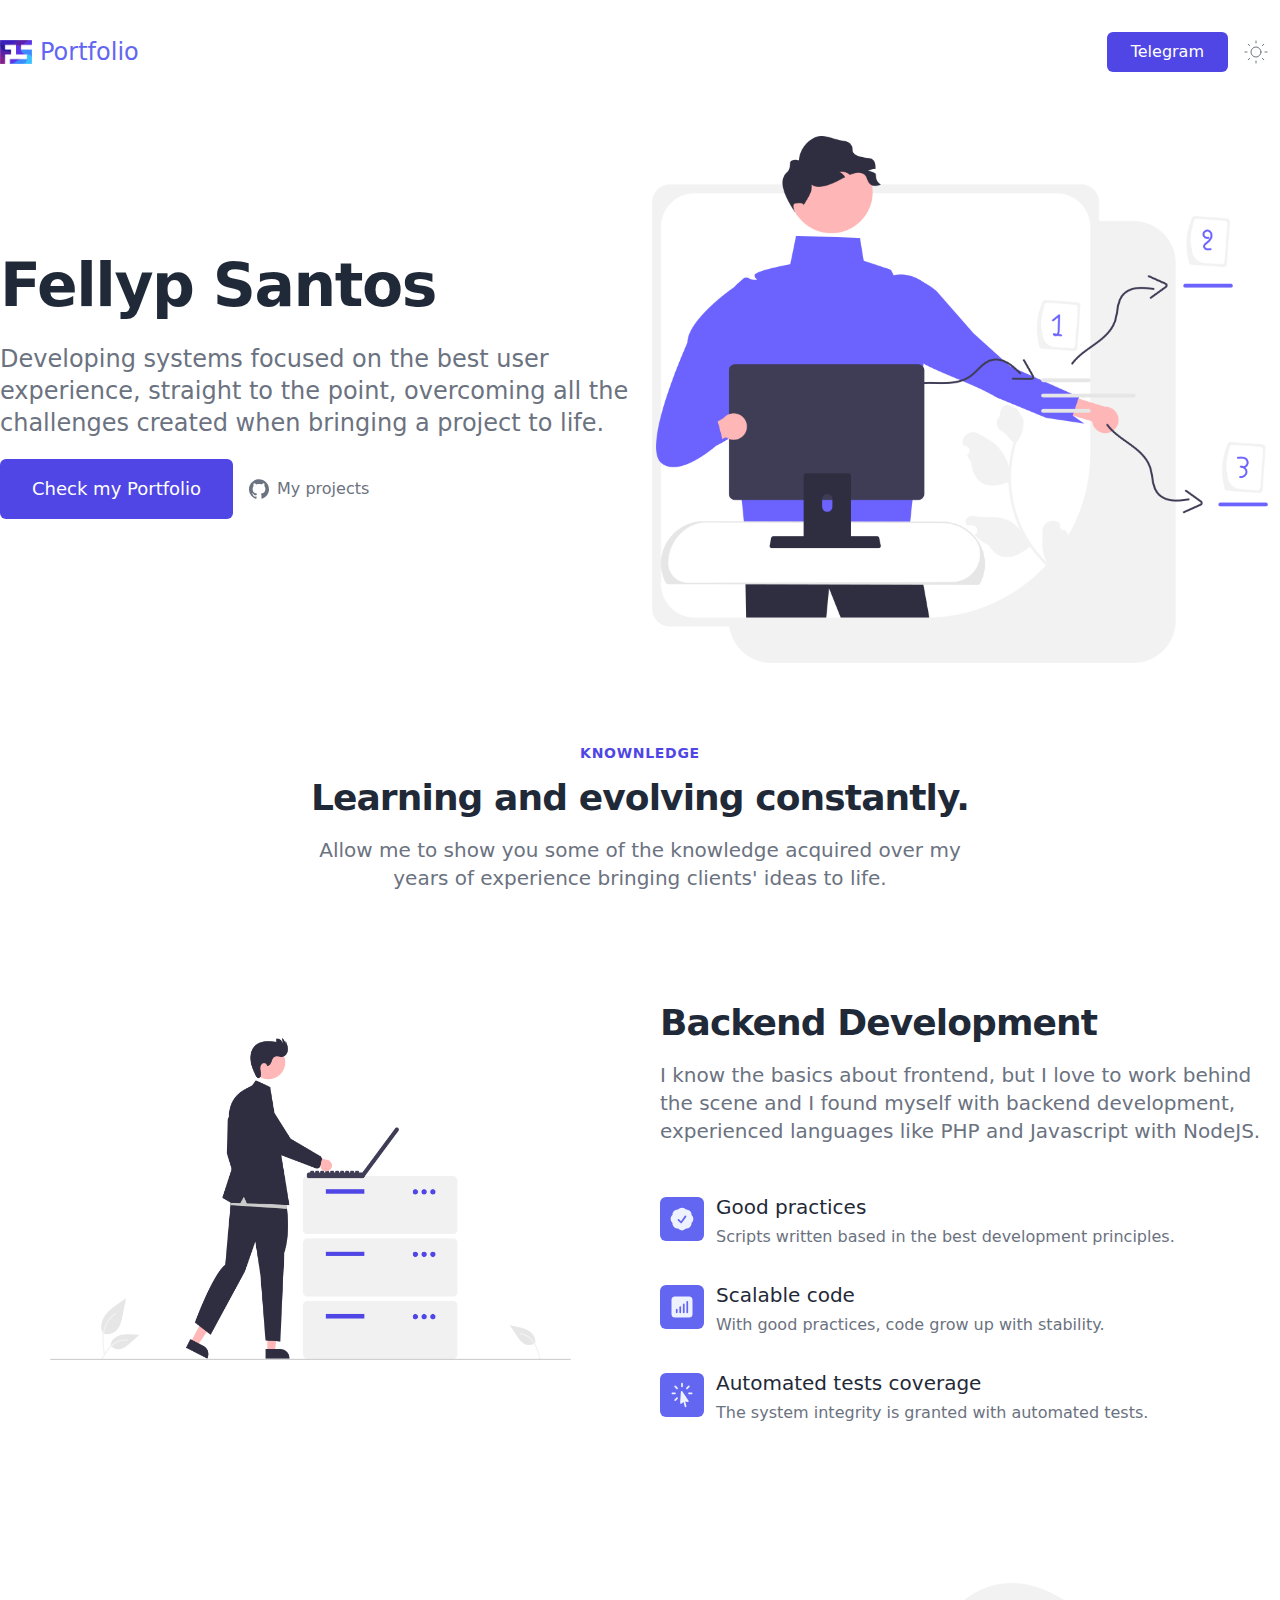
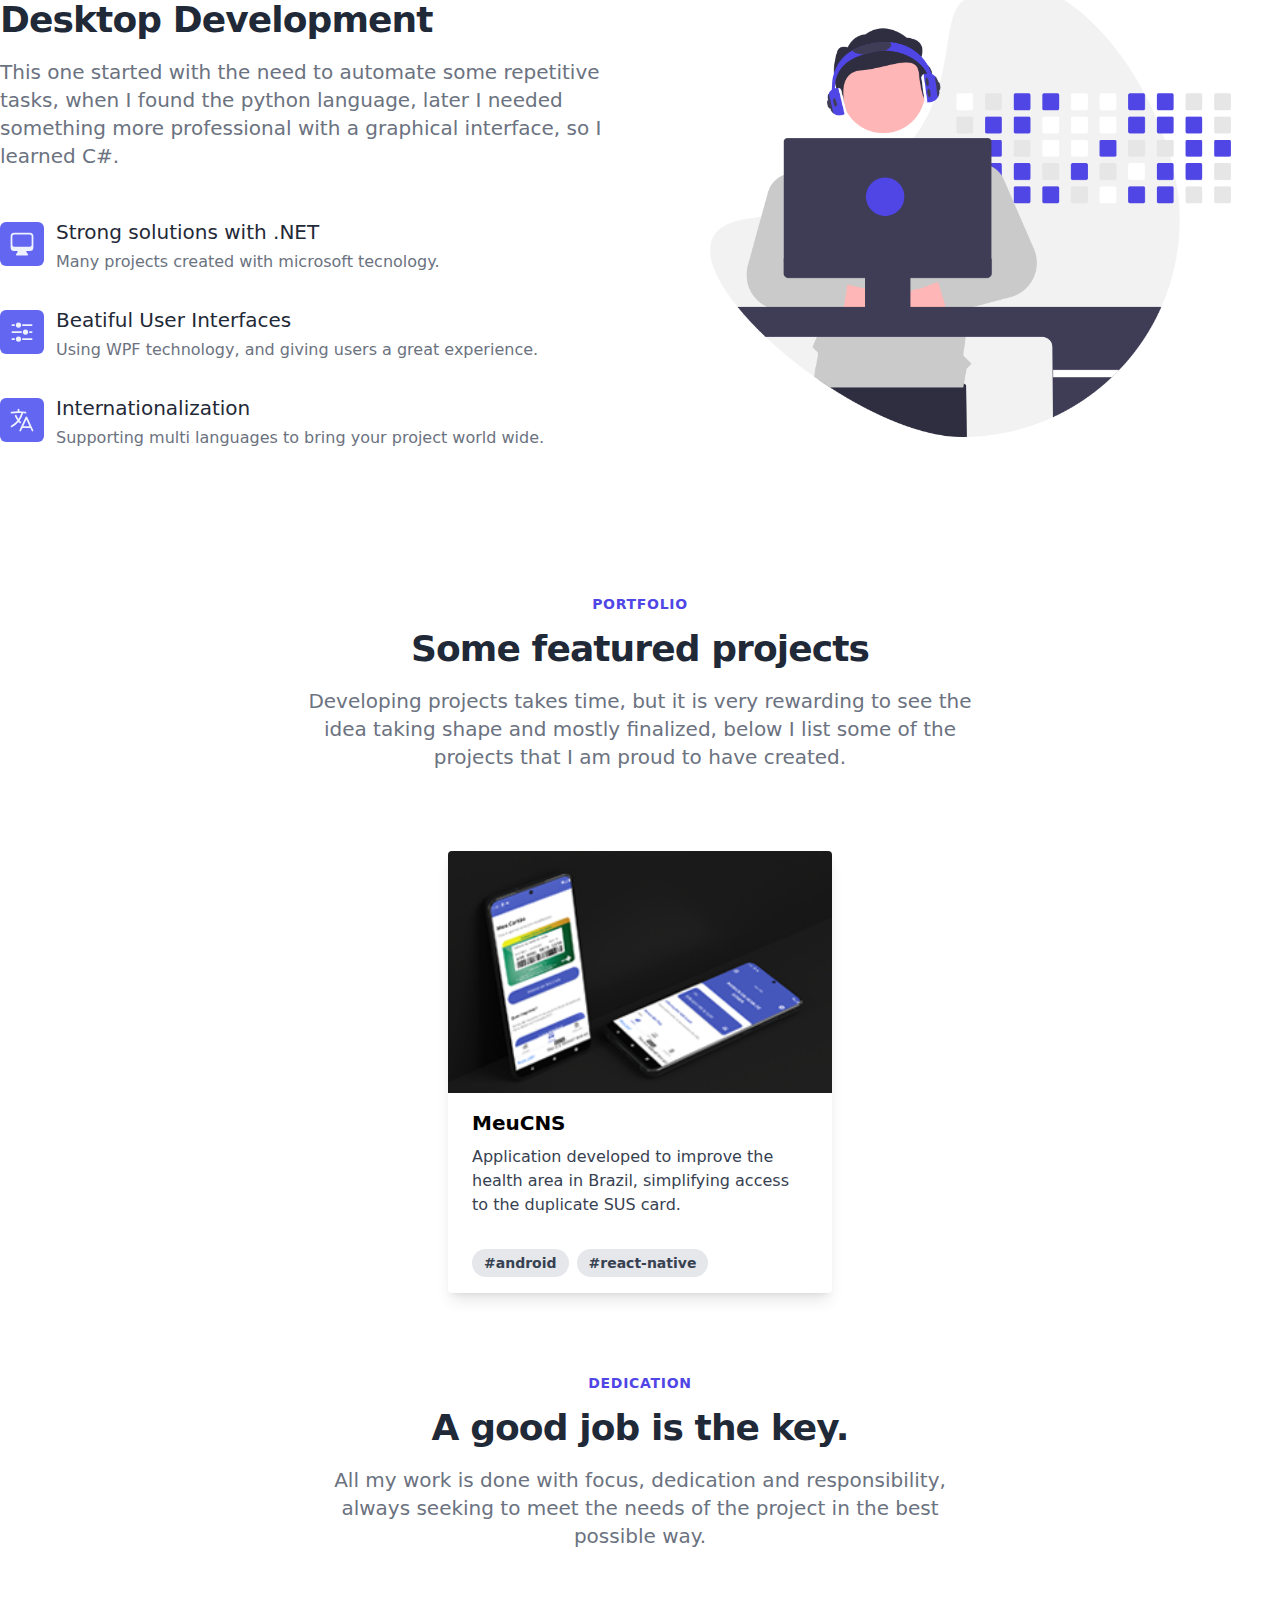
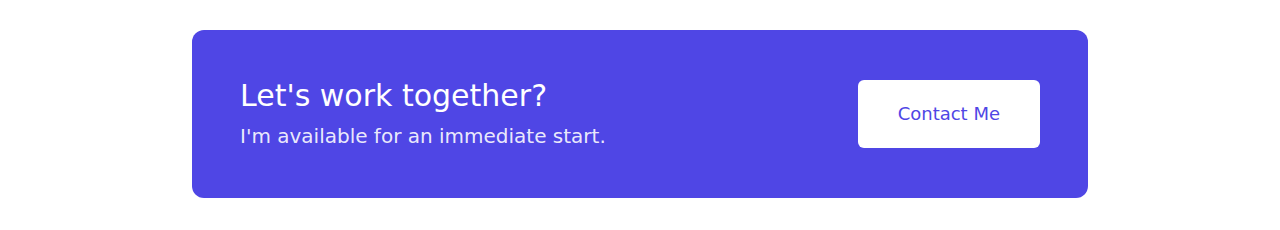
<file: index.html>
<!DOCTYPE html>
<html>
  <head>
    <meta charset="utf-8" />
    <meta name="viewport" content="width=device-width" />
    <title>Fellyp Santos - Portfolio</title>
    <meta
      name="description"
      content="Here you can know a bit more about me and my work."
    />
    <link rel="icon" href="/favicon.ico" />
    <meta name="next-head-count" content="5" />
    <a
      rel="stylesheet"
      href="https://fonts.googleapis.com/css2?family=Inter:wght@400..700&amp;display=swap"
    ></a>
    <link
      rel="preload"
      href="/assets/static/css/da33a372baebf281.css"
      as="style"
    />
    <link
      rel="stylesheet"
      href="/assets/static/css/da33a372baebf281.css"
      data-n-g=""
    />
    <link
      rel="preload"
      href="/assets/static/css/0f9f4fd29e0d7902.css"
      as="style"
    />
    <link
      rel="stylesheet"
      href="/assets/static/css/0f9f4fd29e0d7902.css"
      data-n-p=""
    />
    <noscript data-n-css=""></noscript>
    <script
      defer=""
      nomodule=""
      src="/assets/static/chunks/polyfills-c67a75d1b6f99dc8.js"
    ></script>
    <script
      src="/assets/static/chunks/webpack-8fa1640cc84ba8fe.js"
      defer=""
    ></script>
    <script
      src="/assets/static/chunks/framework-2c79e2a64abdb08b.js"
      defer=""
    ></script>
    <script
      src="/assets/static/chunks/main-e9e843a2602bc4fa.js"
      defer=""
    ></script>
    <script
      src="/assets/static/chunks/pages/app-776b25bc88d0ca61.js"
      defer=""
    ></script>
    <script
      src="/assets/static/chunks/453-fd9187c66fff7831.js"
      defer=""
    ></script>
    <script
      src="/assets/static/chunks/pages/index-8b95b895c98242be.js"
      defer=""
    ></script>
    <script
      src="/assets/static/XSXtJFcBfga6L_fx5z5Ya/buildManifest.js"
      defer=""
    ></script>
    <script
      src="/assets/static/XSXtJFcBfga6L_fx5z5Ya/ssgManifest.js"
      defer=""
    ></script>
  </head>
  <body>
    <div id="__next">
      <script>
        !(function () {
          try {
            var d = document.documentElement,
              c = d.classList;
            c.remove("light", "dark");
            var e = localStorage.getItem("theme");
            if ("system" === e || (!e && true)) {
              var t = "(prefers-color-scheme: dark)",
                m = window.matchMedia(t);
              if (m.media !== t || m.matches) {
                d.style.colorScheme = "dark";
                c.add("dark");
              } else {
                d.style.colorScheme = "light";
                c.add("light");
              }
            } else if (e) {
              c.add(e || "");
            }
            if (e === "light" || e === "dark") d.style.colorScheme = e;
          } catch (e) {}
        })();
      </script>
      <div class="w-full">
        <nav
          class="container relative flex flex-wrap items-center justify-between p-8 mx-auto lg:justify-between xl:px-0"
        >
          <div
            class="flex flex-wrap items-center justify-between w-full lg:w-auto"
          >
            <a href="/"
              ><span
                class="flex items-center space-x-2 text-2xl font-medium text-indigo-500 dark:text-gray-100"
                ><span
                  ><img
                    alt="N"
                    loading="lazy"
                    width="32"
                    height="32"
                    decoding="async"
                    data-nimg="1"
                    class="w-8"
                    style="color: transparent"
                    src="/img/logo.png" /></span
                ><span>Portfolio</span></span
              ></a
            ><button
              aria-label="Toggle Menu"
              class="px-2 py-1 ml-auto text-gray-500 rounded-md lg:hidden hover:text-indigo-500 focus:text-indigo-500 focus:bg-indigo-100 focus:outline-none dark:text-gray-300 dark:focus:bg-trueGray-700"
              id="headlessui-disclosure-button-:R956:"
              type="button"
              aria-expanded="false"
              data-headlessui-state=""
            >
              <svg
                class="w-6 h-6 fill-current"
                xmlns="http://www.w3.org/2000/svg"
                viewBox="0 0 24 24"
              >
                <path
                  fill-rule="evenodd"
                  d="M4 5h16a1 1 0 0 1 0 2H4a1 1 0 1 1 0-2zm0 6h16a1 1 0 0 1 0 2H4a1 1 0 0 1 0-2zm0 6h16a1 1 0 0 1 0 2H4a1 1 0 0 1 0-2z"
                ></path>
              </svg>
            </button>
          </div>
          <div class="hidden mr-3 space-x-4 lg:flex nav__item">
            <a
              target="_blank"
              class="px-6 py-2 text-white bg-indigo-600 rounded-md md:ml-5"
              href="https://t.me/fellypsantos"
              >Telegram</a
            >
          </div>
        </nav>
      </div>
      <div class="container p-8 mx-auto xl:px-0 flex flex-wrap">
        <div class="flex items-center w-full lg:w-1/2">
          <div class="max-w-2xl mb-8">
            <h1
              class="text-4xl font-bold leading-snug tracking-tight text-gray-800 lg:text-4xl lg:leading-tight xl:text-6xl xl:leading-tight dark:text-white"
            >
              Fellyp Santos
            </h1>
            <p
              class="py-5 text-xl leading-normal text-gray-500 lg:text-xl xl:text-2xl dark:text-gray-300"
            >
              Developing systems focused on the best user experience, straight
              to the point, overcoming all the challenges created when bringing
              a project to life.
            </p>
            <div
              class="flex flex-col items-start space-y-3 sm:space-x-4 sm:space-y-0 sm:items-center sm:flex-row"
            >
              <a
                href="#portfolio"
                rel="noopener"
                class="px-8 py-4 text-lg font-medium text-center text-white bg-indigo-600 rounded-md"
                >Check my Portfolio</a
              ><a
                href="https://github.com/fellypsantos"
                target="_blank"
                rel="noopener"
                class="flex items-center space-x-2 text-gray-500 dark:text-gray-400"
                ><svg
                  role="img"
                  width="24"
                  height="24"
                  class="w-5 h-5"
                  viewBox="0 0 24 24"
                  fill="currentColor"
                  xmlns="http://www.w3.org/2000/svg"
                >
                  <title>GitHub</title>
                  <path
                    d="M12 .297c-6.63 0-12 5.373-12 12 0 5.303 3.438 9.8 8.205 11.385.6.113.82-.258.82-.577 0-.285-.01-1.04-.015-2.04-3.338.724-4.042-1.61-4.042-1.61C4.422 18.07 3.633 17.7 3.633 17.7c-1.087-.744.084-.729.084-.729 1.205.084 1.838 1.236 1.838 1.236 1.07 1.835 2.809 1.305 3.495.998.108-.776.417-1.305.76-1.605-2.665-.3-5.466-1.332-5.466-5.93 0-1.31.465-2.38 1.235-3.22-.135-.303-.54-1.523.105-3.176 0 0 1.005-.322 3.3 1.23.96-.267 1.98-.399 3-.405 1.02.006 2.04.138 3 .405 2.28-1.552 3.285-1.23 3.285-1.23.645 1.653.24 2.873.12 3.176.765.84 1.23 1.91 1.23 3.22 0 4.61-2.805 5.625-5.475 5.92.42.36.81 1.096.81 2.22 0 1.606-.015 2.896-.015 3.286 0 .315.21.69.825.57C20.565 22.092 24 17.592 24 12.297c0-6.627-5.373-12-12-12"
                  ></path></svg
                ><span> My projects</span></a
              >
            </div>
          </div>
        </div>
        <div class="flex items-center justify-center w-full lg:w-1/2">
          <div class="">
            <img
              alt="Hero Illustration"
              loading="eager"
              width="616"
              height="617"
              decoding="async"
              data-nimg="1"
              class="object-cover"
              style="
                color: transparent;
                background-size: cover;
                background-position: 50% 50%;
                background-repeat: no-repeat;
                background-image: url('data:image/svg+xml;charset=utf-8,%3Csvg xmlns=&#x27;http%3A//www.w3.org/2000/svg&#x27; viewBox=&#x27;0 0 8 7&#x27;%3E%3Cfilter id=&#x27;b&#x27; color-interpolation-filters=&#x27;sRGB&#x27;%3E%3CfeGaussianBlur stdDeviation=&#x27;1&#x27;/%3E%3C/filter%3E%3Cimage preserveAspectRatio=&#x27;none&#x27; filter=&#x27;url(%23b)&#x27; x=&#x27;0&#x27; y=&#x27;0&#x27; height=&#x27;100%25&#x27; width=&#x27;100%25&#x27; href=&#x27;[data-uri]&#x27;/%3E%3C/svg%3E');
              "
              src="/assets/static/media/hero.fb0646b0.png"
            />
          </div>
        </div>
      </div>
      <div
        class="container p-8 mx-auto xl:px-0 flex w-full flex-col mt-4 items-center justify-center text-center"
      >
        <div class="text-sm font-bold tracking-wider text-indigo-600 uppercase">
          KNOWNLEDGE
        </div>
        <h2
          class="max-w-2xl mt-3 text-3xl font-bold leading-snug tracking-tight text-gray-800 lg:leading-tight lg:text-4xl dark:text-white"
        >
          Learning and evolving constantly.
        </h2>
        <p
          class="max-w-2xl py-4 text-lg leading-normal text-gray-500 lg:text-xl xl:text-xl dark:text-gray-300"
        >
          Allow me to show you some of the knowledge acquired over my years of
          experience bringing clients&#x27; ideas to life.
        </p>
      </div>
      <div
        class="container p-8 mx-auto xl:px-0 flex flex-wrap mb-20 lg:gap-10 lg:flex-nowrap"
      >
        <div class="flex items-center justify-center w-full lg:w-1/2">
          <div>
            <img
              alt="Benefits"
              loading="lazy"
              width="521"
              height="321"
              decoding="async"
              data-nimg="1"
              class="object-cover"
              style="
                color: transparent;
                background-size: cover;
                background-position: 50% 50%;
                background-repeat: no-repeat;
                background-image: url('data:image/svg+xml;charset=utf-8,%3Csvg xmlns=&#x27;http%3A//www.w3.org/2000/svg&#x27; viewBox=&#x27;0 0 8 5&#x27;%3E%3Cfilter id=&#x27;b&#x27; color-interpolation-filters=&#x27;sRGB&#x27;%3E%3CfeGaussianBlur stdDeviation=&#x27;1&#x27;/%3E%3C/filter%3E%3Cimage preserveAspectRatio=&#x27;none&#x27; filter=&#x27;url(%23b)&#x27; x=&#x27;0&#x27; y=&#x27;0&#x27; height=&#x27;100%25&#x27; width=&#x27;100%25&#x27; href=&#x27;/assets/static/media/backend.42a9c9ca.png&#x27;/%3E%3C/svg%3E');
              "
              src="/assets/static/media/backend.42a9c9ca.png"
            />
          </div>
        </div>
        <div class="flex flex-wrap items-center w-full lg:w-1/2">
          <div>
            <div class="flex flex-col w-full mt-4">
              <h3
                class="max-w-2xl mt-3 text-3xl font-bold leading-snug tracking-tight text-gray-800 lg:leading-tight lg:text-4xl dark:text-white"
              >
                Backend Development
              </h3>
              <p
                class="max-w-2xl py-4 text-lg leading-normal text-gray-500 lg:text-xl xl:text-xl dark:text-gray-300"
              >
                I know the basics about frontend, but I love to work behind the
                scene and I found myself with backend development, experienced
                languages like PHP and Javascript with NodeJS.
              </p>
            </div>
            <div class="w-full mt-5">
              <div class="flex items-start mt-8 space-x-3">
                <div
                  class="flex items-center justify-center flex-shrink-0 mt-1 bg-indigo-500 rounded-md w-11 h-11"
                >
                  <svg
                    xmlns="http://www.w3.org/2000/svg"
                    viewBox="0 0 24 24"
                    fill="currentColor"
                    aria-hidden="true"
                    class="w-7 h-7 text-indigo-50"
                  >
                    <path
                      fill-rule="evenodd"
                      d="M8.603 3.799A4.49 4.49 0 0112 2.25c1.357 0 2.573.6 3.397 1.549a4.49 4.49 0 013.498 1.307 4.491 4.491 0 011.307 3.497A4.49 4.49 0 0121.75 12a4.49 4.49 0 01-1.549 3.397 4.491 4.491 0 01-1.307 3.497 4.491 4.491 0 01-3.497 1.307A4.49 4.49 0 0112 21.75a4.49 4.49 0 01-3.397-1.549 4.49 4.49 0 01-3.498-1.306 4.491 4.491 0 01-1.307-3.498A4.49 4.49 0 012.25 12c0-1.357.6-2.573 1.549-3.397a4.49 4.49 0 011.307-3.497 4.49 4.49 0 013.497-1.307zm7.007 6.387a.75.75 0 10-1.22-.872l-3.236 4.53L9.53 12.22a.75.75 0 00-1.06 1.06l2.25 2.25a.75.75 0 001.14-.094l3.75-5.25z"
                      clip-rule="evenodd"
                    ></path>
                  </svg>
                </div>
                <div>
                  <h4
                    class="text-xl font-medium text-gray-800 dark:text-gray-200"
                  >
                    Good practices
                  </h4>
                  <p class="mt-1 text-gray-500 dark:text-gray-400">
                    Scripts written based in the best development principles.
                  </p>
                </div>
              </div>
              <div class="flex items-start mt-8 space-x-3">
                <div
                  class="flex items-center justify-center flex-shrink-0 mt-1 bg-indigo-500 rounded-md w-11 h-11"
                >
                  <svg
                    xmlns="http://www.w3.org/2000/svg"
                    viewBox="0 0 24 24"
                    fill="currentColor"
                    aria-hidden="true"
                    class="w-7 h-7 text-indigo-50"
                  >
                    <path
                      fill-rule="evenodd"
                      d="M3 6a3 3 0 013-3h12a3 3 0 013 3v12a3 3 0 01-3 3H6a3 3 0 01-3-3V6zm4.5 7.5a.75.75 0 01.75.75v2.25a.75.75 0 01-1.5 0v-2.25a.75.75 0 01.75-.75zm3.75-1.5a.75.75 0 00-1.5 0v4.5a.75.75 0 001.5 0V12zm2.25-3a.75.75 0 01.75.75v6.75a.75.75 0 01-1.5 0V9.75A.75.75 0 0113.5 9zm3.75-1.5a.75.75 0 00-1.5 0v9a.75.75 0 001.5 0v-9z"
                      clip-rule="evenodd"
                    ></path>
                  </svg>
                </div>
                <div>
                  <h4
                    class="text-xl font-medium text-gray-800 dark:text-gray-200"
                  >
                    Scalable code
                  </h4>
                  <p class="mt-1 text-gray-500 dark:text-gray-400">
                    With good practices, code grow up with stability.
                  </p>
                </div>
              </div>
              <div class="flex items-start mt-8 space-x-3">
                <div
                  class="flex items-center justify-center flex-shrink-0 mt-1 bg-indigo-500 rounded-md w-11 h-11"
                >
                  <svg
                    xmlns="http://www.w3.org/2000/svg"
                    viewBox="0 0 24 24"
                    fill="currentColor"
                    aria-hidden="true"
                    class="w-7 h-7 text-indigo-50"
                  >
                    <path
                      fill-rule="evenodd"
                      d="M12 1.5a.75.75 0 01.75.75V4.5a.75.75 0 01-1.5 0V2.25A.75.75 0 0112 1.5zM5.636 4.136a.75.75 0 011.06 0l1.592 1.591a.75.75 0 01-1.061 1.06l-1.591-1.59a.75.75 0 010-1.061zm12.728 0a.75.75 0 010 1.06l-1.591 1.592a.75.75 0 01-1.06-1.061l1.59-1.591a.75.75 0 011.061 0zm-6.816 4.496a.75.75 0 01.82.311l5.228 7.917a.75.75 0 01-.777 1.148l-2.097-.43 1.045 3.9a.75.75 0 01-1.45.388l-1.044-3.899-1.601 1.42a.75.75 0 01-1.247-.606l.569-9.47a.75.75 0 01.554-.68zM3 10.5a.75.75 0 01.75-.75H6a.75.75 0 010 1.5H3.75A.75.75 0 013 10.5zm14.25 0a.75.75 0 01.75-.75h2.25a.75.75 0 010 1.5H18a.75.75 0 01-.75-.75zm-8.962 3.712a.75.75 0 010 1.061l-1.591 1.591a.75.75 0 11-1.061-1.06l1.591-1.592a.75.75 0 011.06 0z"
                      clip-rule="evenodd"
                    ></path>
                  </svg>
                </div>
                <div>
                  <h4
                    class="text-xl font-medium text-gray-800 dark:text-gray-200"
                  >
                    Automated tests coverage
                  </h4>
                  <p class="mt-1 text-gray-500 dark:text-gray-400">
                    The system integrity is granted with automated tests.
                  </p>
                </div>
              </div>
            </div>
          </div>
        </div>
      </div>
      <div
        class="container p-8 mx-auto xl:px-0 flex flex-wrap mb-20 lg:gap-10 lg:flex-nowrap"
      >
        <div
          class="flex items-center justify-center w-full lg:w-1/2 lg:order-1"
        >
          <div>
            <img
              alt="Benefits"
              loading="lazy"
              width="521"
              height="454"
              decoding="async"
              data-nimg="1"
              class="object-cover"
              style="
                color: transparent;
                background-size: cover;
                background-position: 50% 50%;
                background-repeat: no-repeat;
                background-image: url('data:image/svg+xml;charset=utf-8,%3Csvg xmlns=&#x27;http%3A//www.w3.org/2000/svg&#x27; viewBox=&#x27;0 0 8 7&#x27;%3E%3Cfilter id=&#x27;b&#x27; color-interpolation-filters=&#x27;sRGB&#x27;%3E%3CfeGaussianBlur stdDeviation=&#x27;1&#x27;/%3E%3C/filter%3E%3Cimage preserveAspectRatio=&#x27;none&#x27; filter=&#x27;url(%23b)&#x27; x=&#x27;0&#x27; y=&#x27;0&#x27; height=&#x27;100%25&#x27; width=&#x27;100%25&#x27; href=&#x27;/assets/static/media/desktop.79a65415.png&#x27;/%3E%3C/svg%3E');
              "
              src="/assets/static/media/desktop.79a65415.png"
            />
          </div>
        </div>
        <div class="flex flex-wrap items-center w-full lg:w-1/2">
          <div>
            <div class="flex flex-col w-full mt-4">
              <h3
                class="max-w-2xl mt-3 text-3xl font-bold leading-snug tracking-tight text-gray-800 lg:leading-tight lg:text-4xl dark:text-white"
              >
                Desktop Development
              </h3>
              <p
                class="max-w-2xl py-4 text-lg leading-normal text-gray-500 lg:text-xl xl:text-xl dark:text-gray-300"
              >
                This one started with the need to automate some repetitive
                tasks, when I found the python language, later I needed
                something more professional with a graphical interface, so I
                learned C#.
              </p>
            </div>
            <div class="w-full mt-5">
              <div class="flex items-start mt-8 space-x-3">
                <div
                  class="flex items-center justify-center flex-shrink-0 mt-1 bg-indigo-500 rounded-md w-11 h-11"
                >
                  <svg
                    xmlns="http://www.w3.org/2000/svg"
                    viewBox="0 0 24 24"
                    fill="currentColor"
                    aria-hidden="true"
                    class="w-7 h-7 text-indigo-50"
                  >
                    <path
                      fill-rule="evenodd"
                      d="M2.25 5.25a3 3 0 013-3h13.5a3 3 0 013 3V15a3 3 0 01-3 3h-3v.257c0 .597.237 1.17.659 1.591l.621.622a.75.75 0 01-.53 1.28h-9a.75.75 0 01-.53-1.28l.621-.622a2.25 2.25 0 00.659-1.59V18h-3a3 3 0 01-3-3V5.25zm1.5 0v7.5a1.5 1.5 0 001.5 1.5h13.5a1.5 1.5 0 001.5-1.5v-7.5a1.5 1.5 0 00-1.5-1.5H5.25a1.5 1.5 0 00-1.5 1.5z"
                      clip-rule="evenodd"
                    ></path>
                  </svg>
                </div>
                <div>
                  <h4
                    class="text-xl font-medium text-gray-800 dark:text-gray-200"
                  >
                    Strong solutions with .NET
                  </h4>
                  <p class="mt-1 text-gray-500 dark:text-gray-400">
                    Many projects created with microsoft tecnology.
                  </p>
                </div>
              </div>
              <div class="flex items-start mt-8 space-x-3">
                <div
                  class="flex items-center justify-center flex-shrink-0 mt-1 bg-indigo-500 rounded-md w-11 h-11"
                >
                  <svg
                    xmlns="http://www.w3.org/2000/svg"
                    viewBox="0 0 24 24"
                    fill="currentColor"
                    aria-hidden="true"
                    class="w-7 h-7 text-indigo-50"
                  >
                    <path
                      d="M18.75 12.75h1.5a.75.75 0 000-1.5h-1.5a.75.75 0 000 1.5zM12 6a.75.75 0 01.75-.75h7.5a.75.75 0 010 1.5h-7.5A.75.75 0 0112 6zM12 18a.75.75 0 01.75-.75h7.5a.75.75 0 010 1.5h-7.5A.75.75 0 0112 18zM3.75 6.75h1.5a.75.75 0 100-1.5h-1.5a.75.75 0 000 1.5zM5.25 18.75h-1.5a.75.75 0 010-1.5h1.5a.75.75 0 010 1.5zM3 12a.75.75 0 01.75-.75h7.5a.75.75 0 010 1.5h-7.5A.75.75 0 013 12zM9 3.75a2.25 2.25 0 100 4.5 2.25 2.25 0 000-4.5zM12.75 12a2.25 2.25 0 114.5 0 2.25 2.25 0 01-4.5 0zM9 15.75a2.25 2.25 0 100 4.5 2.25 2.25 0 000-4.5z"
                    ></path>
                  </svg>
                </div>
                <div>
                  <h4
                    class="text-xl font-medium text-gray-800 dark:text-gray-200"
                  >
                    Beatiful User Interfaces
                  </h4>
                  <p class="mt-1 text-gray-500 dark:text-gray-400">
                    Using WPF technology, and giving users a great experience.
                  </p>
                </div>
              </div>
              <div class="flex items-start mt-8 space-x-3">
                <div
                  class="flex items-center justify-center flex-shrink-0 mt-1 bg-indigo-500 rounded-md w-11 h-11"
                >
                  <svg
                    xmlns="http://www.w3.org/2000/svg"
                    viewBox="0 0 24 24"
                    fill="currentColor"
                    aria-hidden="true"
                    class="w-7 h-7 text-indigo-50"
                  >
                    <path
                      fill-rule="evenodd"
                      d="M9 2.25a.75.75 0 01.75.75v1.506a49.38 49.38 0 015.343.371.75.75 0 11-.186 1.489c-.66-.083-1.323-.151-1.99-.206a18.67 18.67 0 01-2.969 6.323c.317.384.65.753.998 1.107a.75.75 0 11-1.07 1.052A18.902 18.902 0 019 13.687a18.823 18.823 0 01-5.656 4.482.75.75 0 11-.688-1.333 17.323 17.323 0 005.396-4.353A18.72 18.72 0 015.89 8.598a.75.75 0 011.388-.568A17.21 17.21 0 009 11.224a17.17 17.17 0 002.391-5.165 48.038 48.038 0 00-8.298.307.75.75 0 01-.186-1.489 49.159 49.159 0 015.343-.371V3A.75.75 0 019 2.25zM15.75 9a.75.75 0 01.68.433l5.25 11.25a.75.75 0 01-1.36.634l-1.198-2.567h-6.744l-1.198 2.567a.75.75 0 01-1.36-.634l5.25-11.25A.75.75 0 0115.75 9zm-2.672 8.25h5.344l-2.672-5.726-2.672 5.726z"
                      clip-rule="evenodd"
                    ></path>
                  </svg>
                </div>
                <div>
                  <h4
                    class="text-xl font-medium text-gray-800 dark:text-gray-200"
                  >
                    Internationalization
                  </h4>
                  <p class="mt-1 text-gray-500 dark:text-gray-400">
                    Supporting multi languages to bring your project world wide.
                  </p>
                </div>
              </div>
            </div>
          </div>
        </div>
      </div>
      <div
        class="container p-8 mx-auto xl:px-0 flex w-full flex-col mt-4 items-center justify-center text-center"
      >
        <div
          id="portfolio"
          class="text-sm font-bold tracking-wider text-indigo-600 uppercase"
        >
          PORTFOLIO
        </div>
        <h2
          class="max-w-2xl mt-3 text-3xl font-bold leading-snug tracking-tight text-gray-800 lg:leading-tight lg:text-4xl dark:text-white"
        >
          Some featured projects
        </h2>
        <p
          class="max-w-2xl py-4 text-lg leading-normal text-gray-500 lg:text-xl xl:text-xl dark:text-gray-300"
        >
          Developing projects takes time, but it is very rewarding to see the
          idea taking shape and mostly finalized, below I list some of the
          projects that I am proud to have created.
        </p>
      </div>
      <div class="container p-8 mx-auto xl:px-0">
        <div class="flex justify-center">
          <div class="max-w-sm rounded overflow-hidden shadow-lg mx-5">
            <div>
              <div class="relative group">
                <img
                  alt="MeuCNS"
                  class="w-full h-auto"
                  loading="lazy"
                  width="286"
                  height="180"
                  decoding="async"
                  data-nimg="1"
                  style="color: transparent"
                  src="/assets/static/media/meucns.d9043eef.png"
                />
                <div
                  class="absolute inset-0 flex invisible items-center justify-center group-hover:bg-indigo-600 group-hover:visible"
                >
                  <button>
                    <svg
                      xmlns="http://www.w3.org/2000/svg"
                      viewBox="0 0 24 24"
                      fill="currentColor"
                      aria-hidden="true"
                      color="white"
                      width="100"
                    >
                      <path
                        fill-rule="evenodd"
                        d="M2.25 12c0-5.385 4.365-9.75 9.75-9.75s9.75 4.365 9.75 9.75-4.365 9.75-9.75 9.75S2.25 17.385 2.25 12zm14.024-.983a1.125 1.125 0 010 1.966l-5.603 3.113A1.125 1.125 0 019 15.113V8.887c0-.857.921-1.4 1.671-.983l5.603 3.113z"
                        clip-rule="evenodd"
                      ></path>
                    </svg>
                  </button>
                </div>
              </div>
            </div>
            <div class="px-6 py-4">
              <div class="font-bold text-xl mb-2">
                <a href="#!" class="hover:text-indigo-600 transition">MeuCNS</a>
              </div>
              <p class="text-gray-700 text-base">
                Application developed to improve the health area in Brazil,
                simplifying access to the duplicate SUS card.
              </p>
            </div>
            <div class="px-6 pt-4 pb-2">
              <span
                class="inline-block bg-gray-200 rounded-full px-3 py-1 text-sm font-semibold text-gray-700 mr-2 mb-2"
                >#android</span
              ><span
                class="inline-block bg-gray-200 rounded-full px-3 py-1 text-sm font-semibold text-gray-700 mr-2 mb-2"
                >#react-native</span
              >
            </div>
          </div>
        </div>
      </div>
      <div
        class="container p-8 mx-auto xl:px-0 flex w-full flex-col mt-4 items-center justify-center text-center"
      >
        <div class="text-sm font-bold tracking-wider text-indigo-600 uppercase">
          DEDICATION
        </div>
        <h2
          class="max-w-2xl mt-3 text-3xl font-bold leading-snug tracking-tight text-gray-800 lg:leading-tight lg:text-4xl dark:text-white"
        >
          A good job is the key.
        </h2>
        <p
          class="max-w-2xl py-4 text-lg leading-normal text-gray-500 lg:text-xl xl:text-xl dark:text-gray-300"
        >
          All my work is done with focus, dedication and responsibility, always
          seeking to meet the needs of the project in the best possible way.
        </p>
      </div>
      <div class="container p-8 mx-auto xl:px-0">
        <div
          class="flex flex-wrap items-center justify-between w-full max-w-4xl gap-5 mx-auto text-white bg-indigo-600 px-7 py-7 lg:px-12 lg:py-12 lg:flex-nowrap rounded-xl"
        >
          <div class="flex-grow text-center lg:text-left">
            <h2 class="text-2xl font-medium lg:text-3xl">
              Let&#x27;s work together?
            </h2>
            <p class="mt-2 font-medium text-white text-opacity-90 lg:text-xl">
              I&#x27;m available for an immediate start.
            </p>
          </div>
          <div class="flex-shrink-0 w-full text-center lg:w-auto">
            <a
              href="mailto:fellysantos2011@gmail.com"
              target="_blank"
              rel="noopener"
              class="inline-block py-3 mx-auto text-lg font-medium text-center text-indigo-600 bg-white rounded-md px-7 lg:px-10 lg:py-5"
              >Contact Me</a
            >
          </div>
        </div>
      </div>
    </div>
    <script id="__NEXT_DATA__" type="application/json">
      {
        "props": { "pageProps": {} },
        "page": "/",
        "query": {},
        "buildId": "XSXtJFcBfga6L_fx5z5Ya",
        "nextExport": true,
        "autoExport": true,
        "isFallback": false,
        "scriptLoader": []
      }
    </script>
  </body>
</html>
</file>
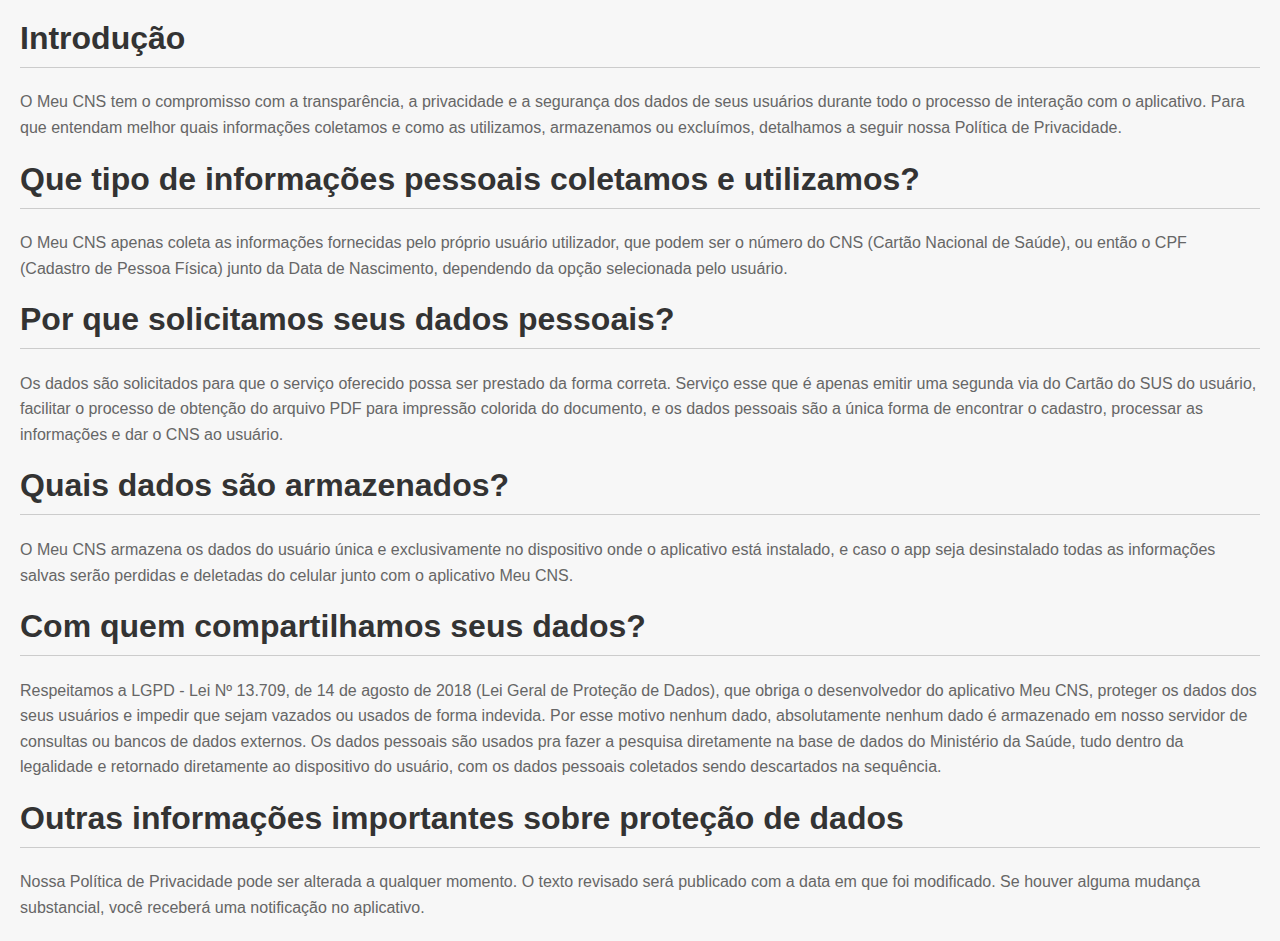
<file: privacy-policy/app.meucns/index.html>
<!DOCTYPE html>
<html>
  <head> </head>

  <body></body>
</html>

<!DOCTYPE html>
<html lang="pt-br">
  <head>
    <meta charset="UTF-8" />
    <meta http-equiv="X-UA-Compatible" content="IE=edge" />
    <meta name="viewport" content="width=device-width, initial-scale=1.0" />
    <title>Política de Privacidade -</title>
    <style>
      body {
        font-family: Arial, sans-serif;
        margin: 20px;
        padding: 0;
        background-color: #f7f7f7;
      }

      h1 {
        color: #333;
        border-bottom: 1px solid #ccc;
        padding-bottom: 10px;
        margin-top: 20px;
      }

      p {
        color: #666;
        line-height: 1.6;
        margin-bottom: 20px;
      }
    </style>
  </head>
  <body>
    <h1>Introdução</h1>

    <p>
      O Meu CNS tem o compromisso com a transparência, a privacidade e a
      segurança dos dados de seus usuários durante todo o processo de interação
      com o aplicativo. Para que entendam melhor quais informações coletamos e
      como as utilizamos, armazenamos ou excluímos, detalhamos a seguir nossa
      Política de Privacidade.
    </p>

    <h1>Que tipo de informações pessoais coletamos e utilizamos?</h1>

    <p>
      O Meu CNS apenas coleta as informações fornecidas pelo próprio usuário
      utilizador, que podem ser o número do CNS (Cartão Nacional de Saúde), ou
      então o CPF (Cadastro de Pessoa Física) junto da Data de Nascimento,
      dependendo da opção selecionada pelo usuário.
    </p>

    <h1>Por que solicitamos seus dados pessoais?</h1>

    <p>
      Os dados são solicitados para que o serviço oferecido possa ser prestado
      da forma correta. Serviço esse que é apenas emitir uma segunda via do
      Cartão do SUS do usuário, facilitar o processo de obtenção do arquivo PDF
      para impressão colorida do documento, e os dados pessoais são a única
      forma de encontrar o cadastro, processar as informações e dar o CNS ao
      usuário.
    </p>

    <h1>Quais dados são armazenados?</h1>

    <p>
      O Meu CNS armazena os dados do usuário única e exclusivamente no
      dispositivo onde o aplicativo está instalado, e caso o app seja
      desinstalado todas as informações salvas serão perdidas e deletadas do
      celular junto com o aplicativo Meu CNS.
    </p>

    <h1>Com quem compartilhamos seus dados?</h1>

    <p>
      Respeitamos a LGPD - Lei Nº 13.709, de 14 de agosto de 2018 (Lei Geral de
      Proteção de Dados), que obriga o desenvolvedor do aplicativo Meu CNS,
      proteger os dados dos seus usuários e impedir que sejam vazados ou usados
      de forma indevida. Por esse motivo nenhum dado, absolutamente nenhum dado
      é armazenado em nosso servidor de consultas ou bancos de dados externos.
      Os dados pessoais são usados pra fazer a pesquisa diretamente na base de
      dados do Ministério da Saúde, tudo dentro da legalidade e retornado
      diretamente ao dispositivo do usuário, com os dados pessoais coletados
      sendo descartados na sequência.
    </p>

    <h1>Outras informações importantes sobre proteção de dados</h1>

    <p>
      Nossa Política de Privacidade pode ser alterada a qualquer momento. O
      texto revisado será publicado com a data em que foi modificado. Se houver
      alguma mudança substancial, você receberá uma notificação no aplicativo.
    </p>
  </body>
</html>
</file>
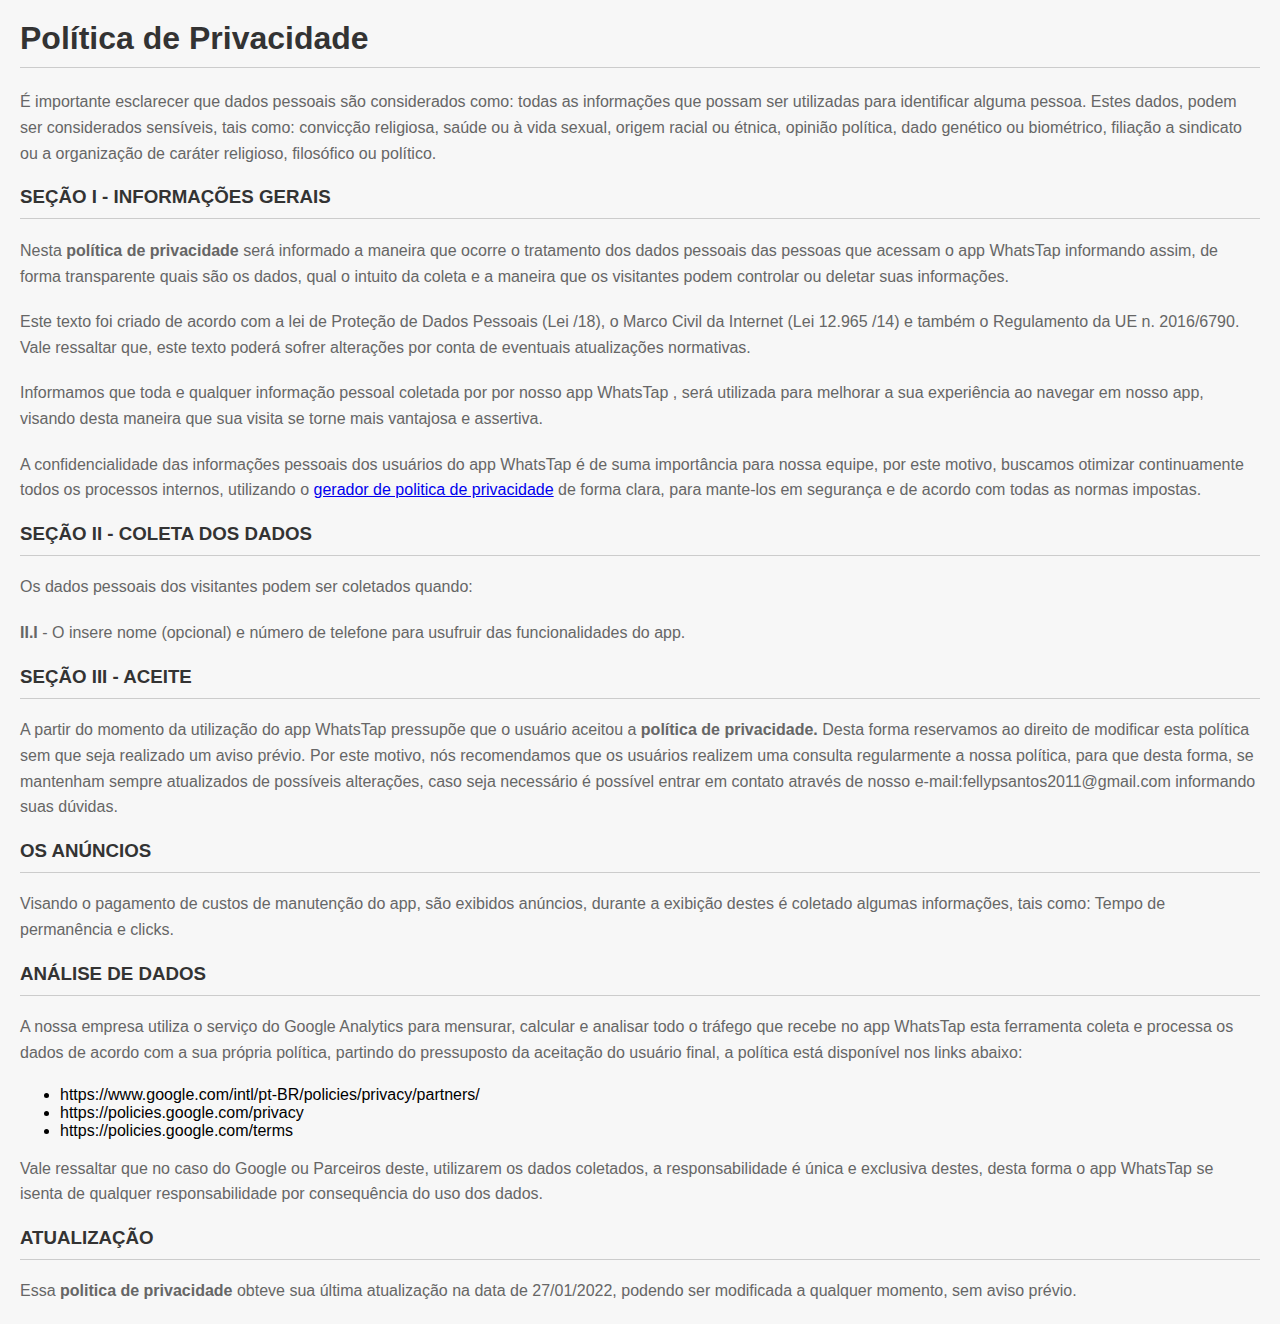
<file: privacy-policy/com.fellypsantos.whatstap/index.html>
<!DOCTYPE html>
<html lang="pt-br">
  <head>
    <meta charset="UTF-8" />
    <meta http-equiv="X-UA-Compatible" content="IE=edge" />
    <meta name="viewport" content="width=device-width, initial-scale=1.0" />
    <title>Política de Privacidade - WhatsTap</title>
    <style>
      body {
        font-family: Arial, sans-serif;
        margin: 20px;
        padding: 0;
        background-color: #f7f7f7;
      }

      h1,
      h2,
      h3,
      h4,
      h5 {
        color: #333;
        border-bottom: 1px solid #ccc;
        padding-bottom: 10px;
        margin-top: 20px;
      }

      p {
        color: #666;
        line-height: 1.6;
        margin-bottom: 20px;
      }
    </style>
  </head>
  <body>
    <h1>Política de Privacidade</h1>
    <p>
      É importante esclarecer que dados pessoais são considerados como: todas as
      informações que possam ser utilizadas para identificar alguma pessoa.
      Estes dados, podem ser considerados sensíveis, tais como: convicção
      religiosa, saúde ou à vida sexual, origem racial ou étnica, opinião
      política, dado genético ou biométrico, filiação a sindicato ou a
      organização de caráter religioso, filosófico ou político.
    </p>
    <h3>SEÇÃO I - INFORMAÇÕES GERAIS</h3>
    <p>
      Nesta <strong>política de privacidade</strong> será informado a maneira
      que ocorre o tratamento dos dados pessoais das pessoas que acessam o app
      WhatsTap informando assim, de forma transparente quais são os dados, qual
      o intuito da coleta e a maneira que os visitantes podem controlar ou
      deletar suas informações.
    </p>
    <p>
      Este texto foi criado de acordo com a lei de Proteção de Dados Pessoais
      (Lei /18), o Marco Civil da Internet (Lei 12.965 /14) e também o
      Regulamento da UE n. 2016/6790. Vale ressaltar que, este texto poderá
      sofrer alterações por conta de eventuais atualizações normativas.
    </p>
    <p>
      Informamos que toda e qualquer informação pessoal coletada por por nosso
      app WhatsTap , será utilizada para melhorar a sua experiência ao navegar
      em nosso app, visando desta maneira que sua visita se torne mais vantajosa
      e assertiva.
    </p>
    <p>
      A confidencialidade das informações pessoais dos usuários do app WhatsTap
      é de suma importância para nossa equipe, por este motivo, buscamos
      otimizar continuamente todos os processos internos, utilizando o
      <a
        href="https://politicaprivacidade.com.br/gerador-de-politica-de-privacidade-gerar-criar-online"
        target="_blank"
        >gerador de politica de privacidade</a
      >
      de forma clara, para mante-los em segurança e de acordo com todas as
      normas impostas.
    </p>
    <h3>SEÇÃO II - COLETA DOS DADOS</h3>
    <p>Os dados pessoais dos visitantes podem ser coletados quando:</p>
    <p>
      <strong>II.I</strong> - O insere nome (opcional) e número de telefone para
      usufruir das funcionalidades do app.
    </p>
    <h3>SEÇÃO III - ACEITE</h3>
    <p>
      A partir do momento da utilização do app WhatsTap pressupõe que o usuário
      aceitou a <strong>política de privacidade.</strong> Desta forma reservamos
      ao direito de modificar esta política sem que seja realizado um aviso
      prévio. Por este motivo, nós recomendamos que os usuários realizem uma
      consulta regularmente a nossa política, para que desta forma, se mantenham
      sempre atualizados de possíveis alterações, caso seja necessário é
      possível entrar em contato através de nosso
      e-mail:fellypsantos2011@gmail.com informando suas dúvidas.
    </p>

    <h3>OS ANÚNCIOS</h3>
    <p>
      Visando o pagamento de custos de manutenção do app, são exibidos anúncios,
      durante a exibição destes é coletado algumas informações, tais como: Tempo
      de permanência e clicks.
    </p>

    <h3>ANÁLISE DE DADOS</h3>
    <p>
      A nossa empresa utiliza o serviço do Google Analytics para mensurar,
      calcular e analisar todo o tráfego que recebe no app WhatsTap esta
      ferramenta coleta e processa os dados de acordo com a sua própria
      política, partindo do pressuposto da aceitação do usuário final, a
      política está disponível nos links abaixo:
    </p>
    <ul>
      <li>https://www.google.com/intl/pt-BR/policies/privacy/partners/</li>
      <li>https://policies.google.com/privacy</li>
      <li>https://policies.google.com/terms</li>
    </ul>
    <p>
      Vale ressaltar que no caso do Google ou Parceiros deste, utilizarem os
      dados coletados, a responsabilidade é única e exclusiva destes, desta
      forma o app WhatsTap se isenta de qualquer responsabilidade por
      consequência do uso dos dados.
    </p>

    <h3>ATUALIZAÇÃO</h3>
    <p>
      Essa <strong>politica de privacidade</strong> obteve sua última
      atualização na data de 27/01/2022, podendo ser modificada a qualquer
      momento, sem aviso prévio.
    </p>
  </body>
</html>
</file>
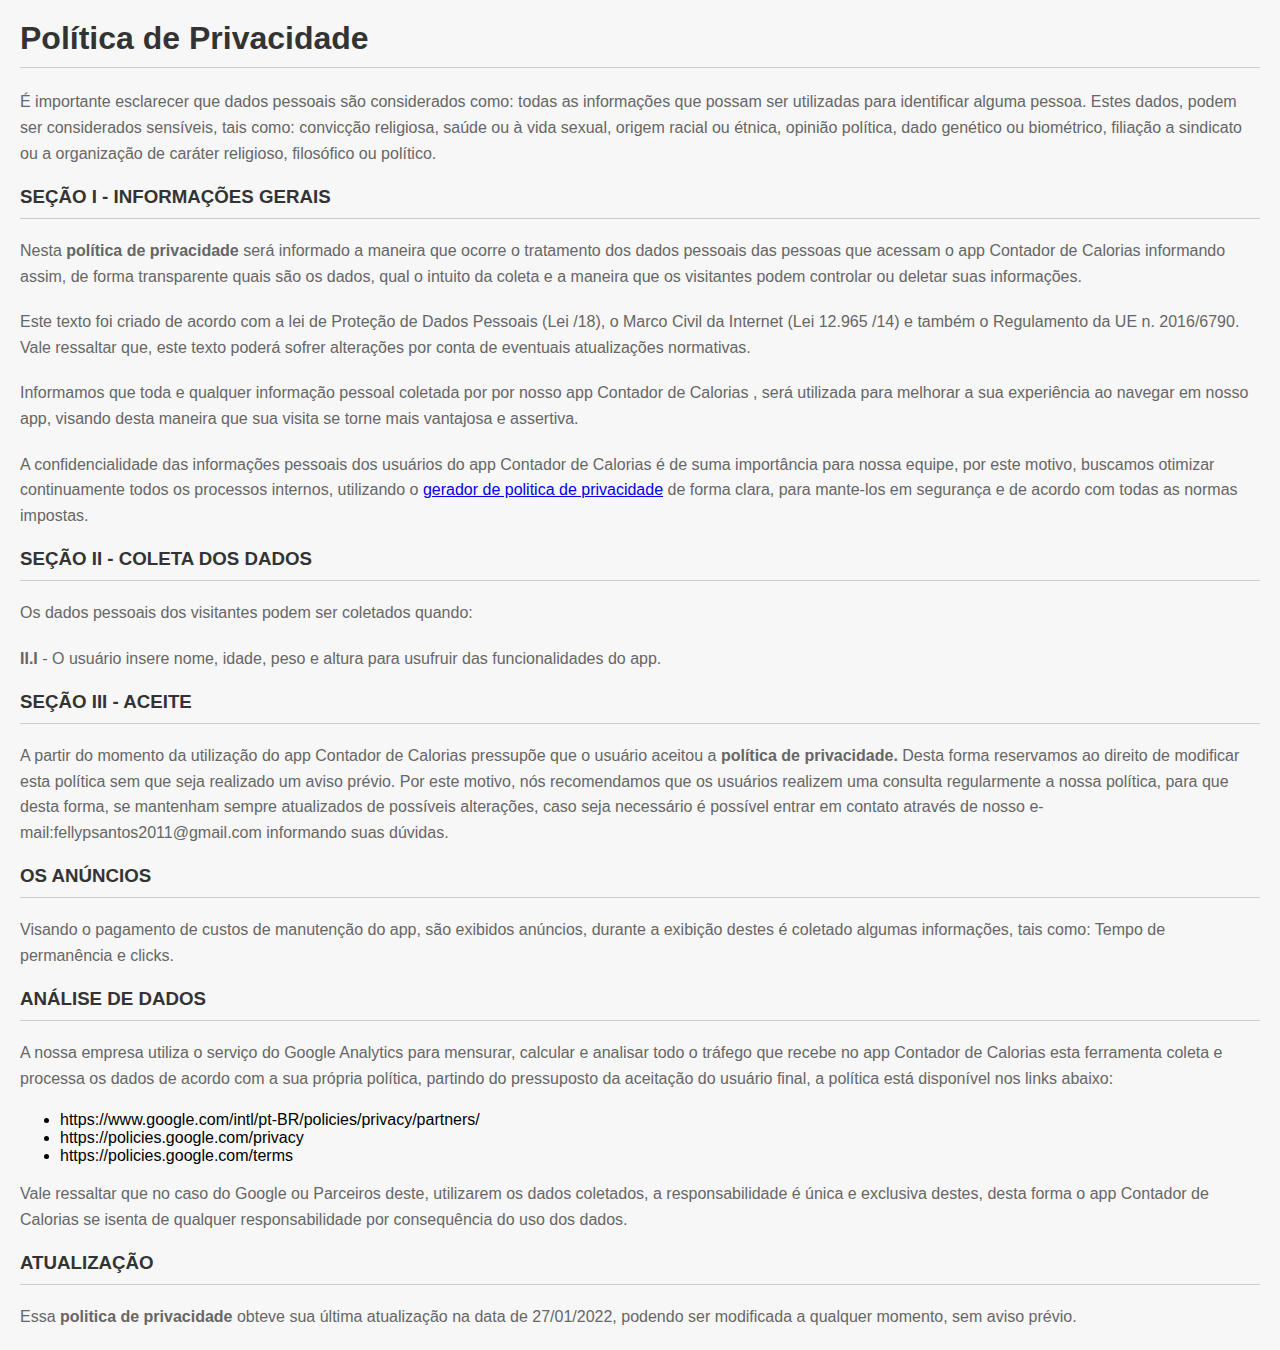
<file: privacy-policy/com.santos.fellyp.contadorcalorias/index.html>
<!DOCTYPE html>
<html lang="pt-br">
  <head>
    <meta charset="UTF-8" />
    <meta http-equiv="X-UA-Compatible" content="IE=edge" />
    <meta name="viewport" content="width=device-width, initial-scale=1.0" />
    <title>Política de Privacidade - Contador de Calorias</title>
    <style>
      body {
        font-family: Arial, sans-serif;
        margin: 20px;
        padding: 0;
        background-color: #f7f7f7;
      }

      h1,
      h2,
      h3,
      h4,
      h5 {
        color: #333;
        border-bottom: 1px solid #ccc;
        padding-bottom: 10px;
        margin-top: 20px;
      }

      p {
        color: #666;
        line-height: 1.6;
        margin-bottom: 20px;
      }
    </style>
  </head>
  <body>
    <h1>Política de Privacidade</h1>
    <p>
      É importante esclarecer que dados pessoais são considerados como: todas as
      informações que possam ser utilizadas para identificar alguma pessoa.
      Estes dados, podem ser considerados sensíveis, tais como: convicção
      religiosa, saúde ou à vida sexual, origem racial ou étnica, opinião
      política, dado genético ou biométrico, filiação a sindicato ou a
      organização de caráter religioso, filosófico ou político.
    </p>
    <h3>SEÇÃO I - INFORMAÇÕES GERAIS</h3>
    <p>
      Nesta <strong>política de privacidade</strong> será informado a maneira
      que ocorre o tratamento dos dados pessoais das pessoas que acessam o app
      Contador de Calorias informando assim, de forma transparente quais são os
      dados, qual o intuito da coleta e a maneira que os visitantes podem
      controlar ou deletar suas informações.
    </p>
    <p>
      Este texto foi criado de acordo com a lei de Proteção de Dados Pessoais
      (Lei /18), o Marco Civil da Internet (Lei 12.965 /14) e também o
      Regulamento da UE n. 2016/6790. Vale ressaltar que, este texto poderá
      sofrer alterações por conta de eventuais atualizações normativas.
    </p>
    <p>
      Informamos que toda e qualquer informação pessoal coletada por por nosso
      app Contador de Calorias , será utilizada para melhorar a sua experiência
      ao navegar em nosso app, visando desta maneira que sua visita se torne
      mais vantajosa e assertiva.
    </p>
    <p>
      A confidencialidade das informações pessoais dos usuários do app Contador
      de Calorias é de suma importância para nossa equipe, por este motivo,
      buscamos otimizar continuamente todos os processos internos, utilizando o
      <a
        href="https://politicaprivacidade.com.br/gerador-de-politica-de-privacidade-gerar-criar-online"
        target="_blank"
        >gerador de politica de privacidade</a
      >
      de forma clara, para mante-los em segurança e de acordo com todas as
      normas impostas.
    </p>
    <h3>SEÇÃO II - COLETA DOS DADOS</h3>
    <p>Os dados pessoais dos visitantes podem ser coletados quando:</p>
    <p>
      <strong>II.I</strong> - O usuário insere nome, idade, peso e altura para
      usufruir das funcionalidades do app.
    </p>
    <h3>SEÇÃO III - ACEITE</h3>
    <p>
      A partir do momento da utilização do app Contador de Calorias pressupõe
      que o usuário aceitou a <strong>política de privacidade.</strong> Desta
      forma reservamos ao direito de modificar esta política sem que seja
      realizado um aviso prévio. Por este motivo, nós recomendamos que os
      usuários realizem uma consulta regularmente a nossa política, para que
      desta forma, se mantenham sempre atualizados de possíveis alterações, caso
      seja necessário é possível entrar em contato através de nosso
      e-mail:fellypsantos2011@gmail.com informando suas dúvidas.
    </p>

    <h3>OS ANÚNCIOS</h3>
    <p>
      Visando o pagamento de custos de manutenção do app, são exibidos anúncios,
      durante a exibição destes é coletado algumas informações, tais como: Tempo
      de permanência e clicks.
    </p>

    <h3>ANÁLISE DE DADOS</h3>
    <p>
      A nossa empresa utiliza o serviço do Google Analytics para mensurar,
      calcular e analisar todo o tráfego que recebe no app Contador de Calorias
      esta ferramenta coleta e processa os dados de acordo com a sua própria
      política, partindo do pressuposto da aceitação do usuário final, a
      política está disponível nos links abaixo:
    </p>
    <ul>
      <li>https://www.google.com/intl/pt-BR/policies/privacy/partners/</li>
      <li>https://policies.google.com/privacy</li>
      <li>https://policies.google.com/terms</li>
    </ul>
    <p>
      Vale ressaltar que no caso do Google ou Parceiros deste, utilizarem os
      dados coletados, a responsabilidade é única e exclusiva destes, desta
      forma o app Contador de Calorias se isenta de qualquer responsabilidade
      por consequência do uso dos dados.
    </p>

    <h3>ATUALIZAÇÃO</h3>
    <p>
      Essa <strong>politica de privacidade</strong> obteve sua última
      atualização na data de 27/01/2022, podendo ser modificada a qualquer
      momento, sem aviso prévio.
    </p>
  </body>
</html>
</file>
<file: assets/static/css/0f9f4fd29e0d7902.css>
@keyframes modal-video{0%{opacity:0}to{opacity:1}}@keyframes modal-video-inner{0%{transform:translateY(100px)}to{transform:translate(0)}}.modal-video{position:fixed;top:0;left:0;width:100%;height:100%;background-color:rgba(0,0,0,.5);z-index:1000000;cursor:pointer;opacity:1;animation-timing-function:ease-out;animation-duration:.3s;animation-name:modal-video;transition:opacity .3s ease-out}.modal-video-effect-exit{opacity:0}.modal-video-effect-exit .modal-video-movie-wrap{transform:translateY(100px)}.modal-video-body{max-width:960px;margin:0 auto;padding:0 10px;box-sizing:border-box}.modal-video-body,.modal-video-inner{width:100%;height:100%;display:flex;justify-content:center}.modal-video-inner{align-items:center}@media (orientation:landscape){.modal-video-inner{padding:10px 60px;box-sizing:border-box}}.modal-video-movie-wrap{width:100%;height:0;position:relative;padding-bottom:56.25%;background-color:#333;animation-timing-function:ease-out;animation-duration:.3s;animation-name:modal-video-inner;transform:translate(0);transition:transform .3s ease-out}.modal-video-movie-wrap iframe{position:absolute;top:0;left:0;width:100%;height:100%}.modal-video-close-btn{position:absolute;z-index:2;top:-45px;right:0;display:inline-block;width:35px;height:35px;overflow:hidden;border:none;background:transparent}@media (orientation:landscape){.modal-video-close-btn{top:0;right:-45px}}.modal-video-close-btn:before{transform:rotate(45deg)}.modal-video-close-btn:after{transform:rotate(-45deg)}.modal-video-close-btn:after,.modal-video-close-btn:before{content:"";position:absolute;height:2px;width:100%;top:50%;left:0;background:#fff;border-radius:5px;margin-top:-6px}
</file>
<file: assets/static/css/da33a372baebf281.css>
/*
! tailwindcss v3.3.1 | MIT License | https://tailwindcss.com
*/*,:after,:before{box-sizing:border-box;border:0 solid #e5e7eb}:after,:before{--tw-content:""}html{line-height:1.5;-webkit-text-size-adjust:100%;-moz-tab-size:4;-o-tab-size:4;tab-size:4;font-family:Inter,ui-sans-serif,system-ui,-apple-system,BlinkMacSystemFont,Segoe UI,Roboto,Helvetica Neue,Arial,Noto Sans,sans-serif,Apple Color Emoji,Segoe UI Emoji,Segoe UI Symbol,Noto Color Emoji;font-feature-settings:normal;font-variation-settings:normal}body{margin:0;line-height:inherit}hr{height:0;color:inherit;border-top-width:1px}abbr:where([title]){-webkit-text-decoration:underline dotted;text-decoration:underline dotted}h1,h2,h3,h4,h5,h6{font-size:inherit;font-weight:inherit}a{color:inherit;text-decoration:inherit}b,strong{font-weight:bolder}code,kbd,pre,samp{font-family:ui-monospace,SFMono-Regular,Menlo,Monaco,Consolas,Liberation Mono,Courier New,monospace;font-size:1em}small{font-size:80%}sub,sup{font-size:75%;line-height:0;position:relative;vertical-align:baseline}sub{bottom:-.25em}sup{top:-.5em}table{text-indent:0;border-color:inherit;border-collapse:collapse}button,input,optgroup,select,textarea{font-family:inherit;font-size:100%;font-weight:inherit;line-height:inherit;color:inherit;margin:0;padding:0}button,select{text-transform:none}[type=button],[type=reset],[type=submit],button{-webkit-appearance:button;background-color:transparent;background-image:none}:-moz-focusring{outline:auto}:-moz-ui-invalid{box-shadow:none}progress{vertical-align:baseline}::-webkit-inner-spin-button,::-webkit-outer-spin-button{height:auto}[type=search]{-webkit-appearance:textfield;outline-offset:-2px}::-webkit-search-decoration{-webkit-appearance:none}::-webkit-file-upload-button{-webkit-appearance:button;font:inherit}summary{display:list-item}blockquote,dd,dl,figure,h1,h2,h3,h4,h5,h6,hr,p,pre{margin:0}fieldset{margin:0}fieldset,legend{padding:0}menu,ol,ul{list-style:none;margin:0;padding:0}textarea{resize:vertical}input::-moz-placeholder,textarea::-moz-placeholder{opacity:1;color:#9ca3af}input::placeholder,textarea::placeholder{opacity:1;color:#9ca3af}[role=button],button{cursor:pointer}:disabled{cursor:default}audio,canvas,embed,iframe,img,object,svg,video{display:block;vertical-align:middle}img,video{max-width:100%;height:auto}[hidden]{display:none}:is(.dark body),:is(.dark html){--tw-bg-opacity:1;background-color:rgb(23 23 23/var(--tw-bg-opacity))}*,:after,:before{--tw-border-spacing-x:0;--tw-border-spacing-y:0;--tw-translate-x:0;--tw-translate-y:0;--tw-rotate:0;--tw-skew-x:0;--tw-skew-y:0;--tw-scale-x:1;--tw-scale-y:1;--tw-pan-x: ;--tw-pan-y: ;--tw-pinch-zoom: ;--tw-scroll-snap-strictness:proximity;--tw-ordinal: ;--tw-slashed-zero: ;--tw-numeric-figure: ;--tw-numeric-spacing: ;--tw-numeric-fraction: ;--tw-ring-inset: ;--tw-ring-offset-width:0px;--tw-ring-offset-color:#fff;--tw-ring-color:rgba(59,130,246,.5);--tw-ring-offset-shadow:0 0 #0000;--tw-ring-shadow:0 0 #0000;--tw-shadow:0 0 #0000;--tw-shadow-colored:0 0 #0000;--tw-blur: ;--tw-brightness: ;--tw-contrast: ;--tw-grayscale: ;--tw-hue-rotate: ;--tw-invert: ;--tw-saturate: ;--tw-sepia: ;--tw-drop-shadow: ;--tw-backdrop-blur: ;--tw-backdrop-brightness: ;--tw-backdrop-contrast: ;--tw-backdrop-grayscale: ;--tw-backdrop-hue-rotate: ;--tw-backdrop-invert: ;--tw-backdrop-opacity: ;--tw-backdrop-saturate: ;--tw-backdrop-sepia: }::backdrop{--tw-border-spacing-x:0;--tw-border-spacing-y:0;--tw-translate-x:0;--tw-translate-y:0;--tw-rotate:0;--tw-skew-x:0;--tw-skew-y:0;--tw-scale-x:1;--tw-scale-y:1;--tw-pan-x: ;--tw-pan-y: ;--tw-pinch-zoom: ;--tw-scroll-snap-strictness:proximity;--tw-ordinal: ;--tw-slashed-zero: ;--tw-numeric-figure: ;--tw-numeric-spacing: ;--tw-numeric-fraction: ;--tw-ring-inset: ;--tw-ring-offset-width:0px;--tw-ring-offset-color:#fff;--tw-ring-color:rgba(59,130,246,.5);--tw-ring-offset-shadow:0 0 #0000;--tw-ring-shadow:0 0 #0000;--tw-shadow:0 0 #0000;--tw-shadow-colored:0 0 #0000;--tw-blur: ;--tw-brightness: ;--tw-contrast: ;--tw-grayscale: ;--tw-hue-rotate: ;--tw-invert: ;--tw-saturate: ;--tw-sepia: ;--tw-drop-shadow: ;--tw-backdrop-blur: ;--tw-backdrop-brightness: ;--tw-backdrop-contrast: ;--tw-backdrop-grayscale: ;--tw-backdrop-hue-rotate: ;--tw-backdrop-invert: ;--tw-backdrop-opacity: ;--tw-backdrop-saturate: ;--tw-backdrop-sepia: }.container{width:100%}@media (min-width:640px){.container{max-width:640px}}@media (min-width:768px){.container{max-width:768px}}@media (min-width:1024px){.container{max-width:1024px}}@media (min-width:1280px){.container{max-width:1280px}}@media (min-width:1536px){.container{max-width:1536px}}.aspect-h-9{--tw-aspect-h:9}.aspect-w-16{position:relative;padding-bottom:calc(var(--tw-aspect-h) / var(--tw-aspect-w) * 100%);--tw-aspect-w:16}.aspect-w-16>*{position:absolute;height:100%;width:100%;top:0;right:0;bottom:0;left:0}.sr-only{position:absolute;width:1px;height:1px;padding:0;margin:-1px;overflow:hidden;clip:rect(0,0,0,0);white-space:nowrap;border-width:0}.invisible{visibility:hidden}.fixed{position:fixed}.absolute{position:absolute}.relative{position:relative}.inset-0{inset:0}.inset-auto{inset:auto}.bottom-5{bottom:1.25rem}.bottom-\[100px\]{bottom:100px}.left-0{left:0}.left-1\/2{left:50%}.right-0{right:0}.right-5{right:1.25rem}.top-0{top:0}.top-1\/2{top:50%}.z-40{z-index:40}.z-50{z-index:50}.mx-5{margin-left:1.25rem;margin-right:1.25rem}.mx-auto{margin-left:auto;margin-right:auto}.my-5{margin-top:1.25rem;margin-bottom:1.25rem}.mb-2{margin-bottom:.5rem}.mb-20{margin-bottom:5rem}.mb-3{margin-bottom:.75rem}.mb-4{margin-bottom:1rem}.mb-5{margin-bottom:1.25rem}.mb-8{margin-bottom:2rem}.ml-auto{margin-left:auto}.mr-2{margin-right:.5rem}.mr-3{margin-right:.75rem}.mt-1{margin-top:.25rem}.mt-2{margin-top:.5rem}.mt-3{margin-top:.75rem}.mt-4{margin-top:1rem}.mt-5{margin-top:1.25rem}.mt-6{margin-top:1.5rem}.mt-8{margin-top:2rem}.block{display:block}.inline-block{display:inline-block}.flex{display:flex}.hidden{display:none}.h-11{height:2.75rem}.h-14{height:3.5rem}.h-16{height:4rem}.h-28{height:7rem}.h-32{height:8rem}.h-5{height:1.25rem}.h-6{height:1.5rem}.h-7{height:1.75rem}.h-auto{height:auto}.h-full{height:100%}.min-h-\[250px\]{min-height:250px}.w-11{width:2.75rem}.w-14{width:3.5rem}.w-16{width:4rem}.w-5{width:1.25rem}.w-6{width:1.5rem}.w-7{width:1.75rem}.w-8{width:2rem}.w-full{width:100%}.max-w-2xl{max-width:42rem}.max-w-4xl{max-width:56rem}.max-w-sm{max-width:24rem}.flex-shrink-0{flex-shrink:0}.flex-grow,.grow{flex-grow:1}.-translate-x-1\/2{--tw-translate-x:-50%}.-translate-x-1\/2,.-translate-y-1\/2{transform:translate(var(--tw-translate-x),var(--tw-translate-y)) rotate(var(--tw-rotate)) skewX(var(--tw-skew-x)) skewY(var(--tw-skew-y)) scaleX(var(--tw-scale-x)) scaleY(var(--tw-scale-y))}.-translate-y-1\/2{--tw-translate-y:-50%}.translate-y-5{--tw-translate-y:1.25rem}.-rotate-45,.translate-y-5{transform:translate(var(--tw-translate-x),var(--tw-translate-y)) rotate(var(--tw-rotate)) skewX(var(--tw-skew-x)) skewY(var(--tw-skew-y)) scaleX(var(--tw-scale-x)) scaleY(var(--tw-scale-y))}.-rotate-45{--tw-rotate:-45deg}.rotate-180{--tw-rotate:180deg}.rotate-180,.rotate-45{transform:translate(var(--tw-translate-x),var(--tw-translate-y)) rotate(var(--tw-rotate)) skewX(var(--tw-skew-x)) skewY(var(--tw-skew-y)) scaleX(var(--tw-scale-x)) scaleY(var(--tw-scale-y))}.rotate-45{--tw-rotate:45deg}.scale-75{--tw-scale-x:.75;--tw-scale-y:.75}.scale-75,.transform{transform:translate(var(--tw-translate-x),var(--tw-translate-y)) rotate(var(--tw-rotate)) skewX(var(--tw-skew-x)) skewY(var(--tw-skew-y)) scaleX(var(--tw-scale-x)) scaleY(var(--tw-scale-y))}@keyframes spin{to{transform:rotate(1turn)}}.animate-spin{animation:spin 1s linear infinite}.cursor-pointer{cursor:pointer}.flex-col{flex-direction:column}.flex-wrap{flex-wrap:wrap}.items-start{align-items:flex-start}.items-center{align-items:center}.justify-center{justify-content:center}.justify-between{justify-content:space-between}.gap-5{gap:1.25rem}.space-x-2>:not([hidden])~:not([hidden]){--tw-space-x-reverse:0;margin-right:calc(.5rem * var(--tw-space-x-reverse));margin-left:calc(.5rem * calc(1 - var(--tw-space-x-reverse)))}.space-x-3>:not([hidden])~:not([hidden]){--tw-space-x-reverse:0;margin-right:calc(.75rem * var(--tw-space-x-reverse));margin-left:calc(.75rem * calc(1 - var(--tw-space-x-reverse)))}.space-x-4>:not([hidden])~:not([hidden]){--tw-space-x-reverse:0;margin-right:calc(1rem * var(--tw-space-x-reverse));margin-left:calc(1rem * calc(1 - var(--tw-space-x-reverse)))}.space-y-3>:not([hidden])~:not([hidden]){--tw-space-y-reverse:0;margin-top:calc(.75rem * calc(1 - var(--tw-space-y-reverse)));margin-bottom:calc(.75rem * var(--tw-space-y-reverse))}.overflow-auto{overflow:auto}.overflow-hidden{overflow:hidden}.rounded{border-radius:.25rem}.rounded-2xl{border-radius:1rem}.rounded-full{border-radius:9999px}.rounded-lg{border-radius:.5rem}.rounded-md{border-radius:.375rem}.rounded-xl{border-radius:.75rem}.border{border-width:1px}.border-gray-300{--tw-border-opacity:1;border-color:rgb(209 213 219/var(--tw-border-opacity))}.border-red-600{--tw-border-opacity:1;border-color:rgb(220 38 38/var(--tw-border-opacity))}.bg-gray-200{--tw-bg-opacity:1;background-color:rgb(229 231 235/var(--tw-bg-opacity))}.bg-gray-50{--tw-bg-opacity:1;background-color:rgb(249 250 251/var(--tw-bg-opacity))}.bg-indigo-300{--tw-bg-opacity:1;background-color:rgb(165 180 252/var(--tw-bg-opacity))}.bg-indigo-500{--tw-bg-opacity:1;background-color:rgb(99 102 241/var(--tw-bg-opacity))}.bg-indigo-600{--tw-bg-opacity:1;background-color:rgb(79 70 229/var(--tw-bg-opacity))}.bg-white{--tw-bg-opacity:1;background-color:rgb(255 255 255/var(--tw-bg-opacity))}.bg-gradient-to-tr{background-image:linear-gradient(to top right,var(--tw-gradient-stops))}.from-purple-400{--tw-gradient-from:#c084fc var(--tw-gradient-from-position);--tw-gradient-from-position: ;--tw-gradient-to:rgba(192,132,252,0) var(--tw-gradient-from-position);--tw-gradient-to-position: ;--tw-gradient-stops:var(--tw-gradient-from),var(--tw-gradient-to)}.to-indigo-700{--tw-gradient-to:#4338ca var(--tw-gradient-to-position);--tw-gradient-to-position: }.fill-current{fill:currentColor}.object-cover{-o-object-fit:cover;object-fit:cover}.\!p-0{padding:0!important}.p-2{padding:.5rem}.p-5{padding:1.25rem}.p-6{padding:1.5rem}.p-8{padding:2rem}.px-2{padding-left:.5rem;padding-right:.5rem}.px-3{padding-left:.75rem;padding-right:.75rem}.px-4{padding-left:1rem;padding-right:1rem}.px-6{padding-left:1.5rem;padding-right:1.5rem}.px-7{padding-left:1.75rem;padding-right:1.75rem}.px-8{padding-left:2rem;padding-right:2rem}.py-1{padding-top:.25rem;padding-bottom:.25rem}.py-2{padding-top:.5rem;padding-bottom:.5rem}.py-3{padding-top:.75rem;padding-bottom:.75rem}.py-4{padding-top:1rem;padding-bottom:1rem}.py-5{padding-top:1.25rem;padding-bottom:1.25rem}.py-7{padding-top:1.75rem;padding-bottom:1.75rem}.pb-2{padding-bottom:.5rem}.pt-4{padding-top:1rem}.text-left{text-align:left}.text-center{text-align:center}.text-2xl{font-size:1.5rem;line-height:2rem}.text-3xl{font-size:1.875rem;line-height:2.25rem}.text-4xl{font-size:2.25rem;line-height:2.5rem}.text-base{font-size:1rem;line-height:1.5rem}.text-lg{font-size:1.125rem;line-height:1.75rem}.text-sm{font-size:.875rem;line-height:1.25rem}.text-xl{font-size:1.25rem;line-height:1.75rem}.text-xs{font-size:.75rem;line-height:1rem}.font-bold{font-weight:700}.font-medium{font-weight:500}.font-semibold{font-weight:600}.uppercase{text-transform:uppercase}.leading-normal{line-height:1.5}.leading-snug{line-height:1.375}.tracking-tight{letter-spacing:-.025em}.tracking-wider{letter-spacing:.05em}.text-gray-300{--tw-text-opacity:1;color:rgb(209 213 219/var(--tw-text-opacity))}.text-gray-400{--tw-text-opacity:1;color:rgb(156 163 175/var(--tw-text-opacity))}.text-gray-500{--tw-text-opacity:1;color:rgb(107 114 128/var(--tw-text-opacity))}.text-gray-600{--tw-text-opacity:1;color:rgb(75 85 99/var(--tw-text-opacity))}.text-gray-700{--tw-text-opacity:1;color:rgb(55 65 81/var(--tw-text-opacity))}.text-gray-800{--tw-text-opacity:1;color:rgb(31 41 55/var(--tw-text-opacity))}.text-green-300{--tw-text-opacity:1;color:rgb(134 239 172/var(--tw-text-opacity))}.text-green-500{--tw-text-opacity:1;color:rgb(34 197 94/var(--tw-text-opacity))}.text-indigo-50{--tw-text-opacity:1;color:rgb(238 242 255/var(--tw-text-opacity))}.text-indigo-500{--tw-text-opacity:1;color:rgb(99 102 241/var(--tw-text-opacity))}.text-indigo-600{--tw-text-opacity:1;color:rgb(79 70 229/var(--tw-text-opacity))}.text-red-400{--tw-text-opacity:1;color:rgb(248 113 113/var(--tw-text-opacity))}.text-white{--tw-text-opacity:1;color:rgb(255 255 255/var(--tw-text-opacity))}.text-opacity-90{--tw-text-opacity:0.9}.placeholder-gray-300::-moz-placeholder{--tw-placeholder-opacity:1;color:rgb(209 213 219/var(--tw-placeholder-opacity))}.placeholder-gray-300::placeholder{--tw-placeholder-opacity:1;color:rgb(209 213 219/var(--tw-placeholder-opacity))}.opacity-0{opacity:0}.opacity-100{opacity:1}.opacity-25{opacity:.25}.opacity-50{opacity:.5}.opacity-75{opacity:.75}.shadow-2xl{--tw-shadow:0 25px 50px -12px rgba(0,0,0,.25);--tw-shadow-colored:0 25px 50px -12px var(--tw-shadow-color)}.shadow-2xl,.shadow-lg{box-shadow:var(--tw-ring-offset-shadow,0 0 #0000),var(--tw-ring-shadow,0 0 #0000),var(--tw-shadow)}.shadow-lg{--tw-shadow:0 10px 15px -3px rgba(0,0,0,.1),0 4px 6px -4px rgba(0,0,0,.1);--tw-shadow-colored:0 10px 15px -3px var(--tw-shadow-color),0 4px 6px -4px var(--tw-shadow-color)}.outline-none{outline:2px solid transparent;outline-offset:2px}.ring-indigo-100{--tw-ring-opacity:1;--tw-ring-color:rgb(224 231 255/var(--tw-ring-opacity))}.ring-red-100{--tw-ring-opacity:1;--tw-ring-color:rgb(254 226 226/var(--tw-ring-opacity))}.blur{--tw-blur:blur(8px);filter:var(--tw-blur) var(--tw-brightness) var(--tw-contrast) var(--tw-grayscale) var(--tw-hue-rotate) var(--tw-invert) var(--tw-saturate) var(--tw-sepia) var(--tw-drop-shadow)}.transition{transition-property:color,background-color,border-color,text-decoration-color,fill,stroke,opacity,box-shadow,transform,filter,-webkit-backdrop-filter;transition-property:color,background-color,border-color,text-decoration-color,fill,stroke,opacity,box-shadow,transform,filter,backdrop-filter;transition-property:color,background-color,border-color,text-decoration-color,fill,stroke,opacity,box-shadow,transform,filter,backdrop-filter,-webkit-backdrop-filter;transition-timing-function:cubic-bezier(.4,0,.2,1);transition-duration:.15s}.transition-opacity{transition-property:opacity;transition-timing-function:cubic-bezier(.4,0,.2,1);transition-duration:.15s}.duration-100{transition-duration:.1s}.duration-1000{transition-duration:1s}.duration-200{transition-duration:.2s}.duration-300{transition-duration:.3s}.hover\:bg-gray-100:hover{--tw-bg-opacity:1;background-color:rgb(243 244 246/var(--tw-bg-opacity))}.hover\:bg-indigo-600:hover{--tw-bg-opacity:1;background-color:rgb(79 70 229/var(--tw-bg-opacity))}.hover\:text-indigo-500:hover{--tw-text-opacity:1;color:rgb(99 102 241/var(--tw-text-opacity))}.hover\:text-indigo-600:hover{--tw-text-opacity:1;color:rgb(79 70 229/var(--tw-text-opacity))}.focus\:border-indigo-600:focus{--tw-border-opacity:1;border-color:rgb(79 70 229/var(--tw-border-opacity))}.focus\:border-red-600:focus{--tw-border-opacity:1;border-color:rgb(220 38 38/var(--tw-border-opacity))}.focus\:bg-indigo-100:focus{--tw-bg-opacity:1;background-color:rgb(224 231 255/var(--tw-bg-opacity))}.focus\:bg-indigo-600:focus{--tw-bg-opacity:1;background-color:rgb(79 70 229/var(--tw-bg-opacity))}.focus\:text-indigo-500:focus{--tw-text-opacity:1;color:rgb(99 102 241/var(--tw-text-opacity))}.focus\:outline-none:focus{outline:2px solid transparent;outline-offset:2px}.focus\:ring:focus{--tw-ring-offset-shadow:var(--tw-ring-inset) 0 0 0 var(--tw-ring-offset-width) var(--tw-ring-offset-color);--tw-ring-shadow:var(--tw-ring-inset) 0 0 0 calc(3px + var(--tw-ring-offset-width)) var(--tw-ring-color);box-shadow:var(--tw-ring-offset-shadow),var(--tw-ring-shadow),var(--tw-shadow,0 0 #0000)}.focus\:ring-opacity-20:focus{--tw-ring-opacity:0.2}.focus-visible\:ring:focus-visible{--tw-ring-offset-shadow:var(--tw-ring-inset) 0 0 0 var(--tw-ring-offset-width) var(--tw-ring-offset-color);--tw-ring-shadow:var(--tw-ring-inset) 0 0 0 calc(3px + var(--tw-ring-offset-width)) var(--tw-ring-color);box-shadow:var(--tw-ring-offset-shadow),var(--tw-ring-shadow),var(--tw-shadow,0 0 #0000)}.focus-visible\:ring-gray-100:focus-visible{--tw-ring-opacity:1;--tw-ring-color:rgb(243 244 246/var(--tw-ring-opacity))}.focus-visible\:ring-indigo-100:focus-visible{--tw-ring-opacity:1;--tw-ring-color:rgb(224 231 255/var(--tw-ring-opacity))}.focus-visible\:ring-opacity-75:focus-visible{--tw-ring-opacity:0.75}.group:hover .group-hover\:visible{visibility:visible}.group:hover .group-hover\:bg-indigo-600{--tw-bg-opacity:1;background-color:rgb(79 70 229/var(--tw-bg-opacity))}:is(.dark .dark\:border-gray-800){--tw-border-opacity:1;border-color:rgb(31 41 55/var(--tw-border-opacity))}:is(.dark .dark\:bg-trueGray-800){--tw-bg-opacity:1;background-color:rgb(38 38 38/var(--tw-bg-opacity))}:is(.dark .dark\:text-gray-100){--tw-text-opacity:1;color:rgb(243 244 246/var(--tw-text-opacity))}:is(.dark .dark\:text-gray-200){--tw-text-opacity:1;color:rgb(229 231 235/var(--tw-text-opacity))}:is(.dark .dark\:text-gray-300){--tw-text-opacity:1;color:rgb(209 213 219/var(--tw-text-opacity))}:is(.dark .dark\:text-gray-400){--tw-text-opacity:1;color:rgb(156 163 175/var(--tw-text-opacity))}:is(.dark .dark\:text-white){--tw-text-opacity:1;color:rgb(255 255 255/var(--tw-text-opacity))}:is(.dark .dark\:focus\:bg-trueGray-700:focus){--tw-bg-opacity:1;background-color:rgb(64 64 64/var(--tw-bg-opacity))}@media (min-width:640px){.sm\:left-auto{left:auto}.sm\:right-5{right:1.25rem}.sm\:top-auto{top:auto}.sm\:h-\[600px\]{height:600px}.sm\:max-h-\[calc\(100vh-120px\)\]{max-height:calc(100vh - 120px)}.sm\:w-\[350px\]{width:350px}.sm\:flex-row{flex-direction:row}.sm\:items-center{align-items:center}.sm\:space-x-4>:not([hidden])~:not([hidden]){--tw-space-x-reverse:0;margin-right:calc(1rem * var(--tw-space-x-reverse));margin-left:calc(1rem * calc(1 - var(--tw-space-x-reverse)))}.sm\:space-y-0>:not([hidden])~:not([hidden]){--tw-space-y-reverse:0;margin-top:calc(0px * calc(1 - var(--tw-space-y-reverse)));margin-bottom:calc(0px * var(--tw-space-y-reverse))}}@media (min-width:768px){.md\:ml-5{margin-left:1.25rem}.md\:px-3{padding-left:.75rem;padding-right:.75rem}}@media (min-width:1024px){.lg\:order-1{order:1}.lg\:mb-20{margin-bottom:5rem}.lg\:ml-5{margin-left:1.25rem}.lg\:flex{display:flex}.lg\:hidden{display:none}.lg\:h-28{height:7rem}.lg\:w-1\/2{width:50%}.lg\:w-28{width:7rem}.lg\:w-auto{width:auto}.lg\:flex-nowrap{flex-wrap:nowrap}.lg\:justify-end{justify-content:flex-end}.lg\:justify-between{justify-content:space-between}.lg\:gap-10{gap:2.5rem}.lg\:px-10{padding-left:2.5rem;padding-right:2.5rem}.lg\:px-12{padding-left:3rem;padding-right:3rem}.lg\:py-12{padding-top:3rem;padding-bottom:3rem}.lg\:py-5{padding-top:1.25rem;padding-bottom:1.25rem}.lg\:text-left{text-align:left}.lg\:text-3xl{font-size:1.875rem;line-height:2.25rem}.lg\:text-4xl{font-size:2.25rem;line-height:2.5rem}.lg\:text-xl{font-size:1.25rem;line-height:1.75rem}.lg\:leading-tight{line-height:1.25}}@media (min-width:1280px){.xl\:px-0{padding-left:0;padding-right:0}.xl\:text-2xl{font-size:1.5rem;line-height:2rem}.xl\:text-6xl{font-size:3.75rem;line-height:1}.xl\:text-xl{font-size:1.25rem;line-height:1.75rem}.xl\:leading-tight{line-height:1.25}}
</file>
